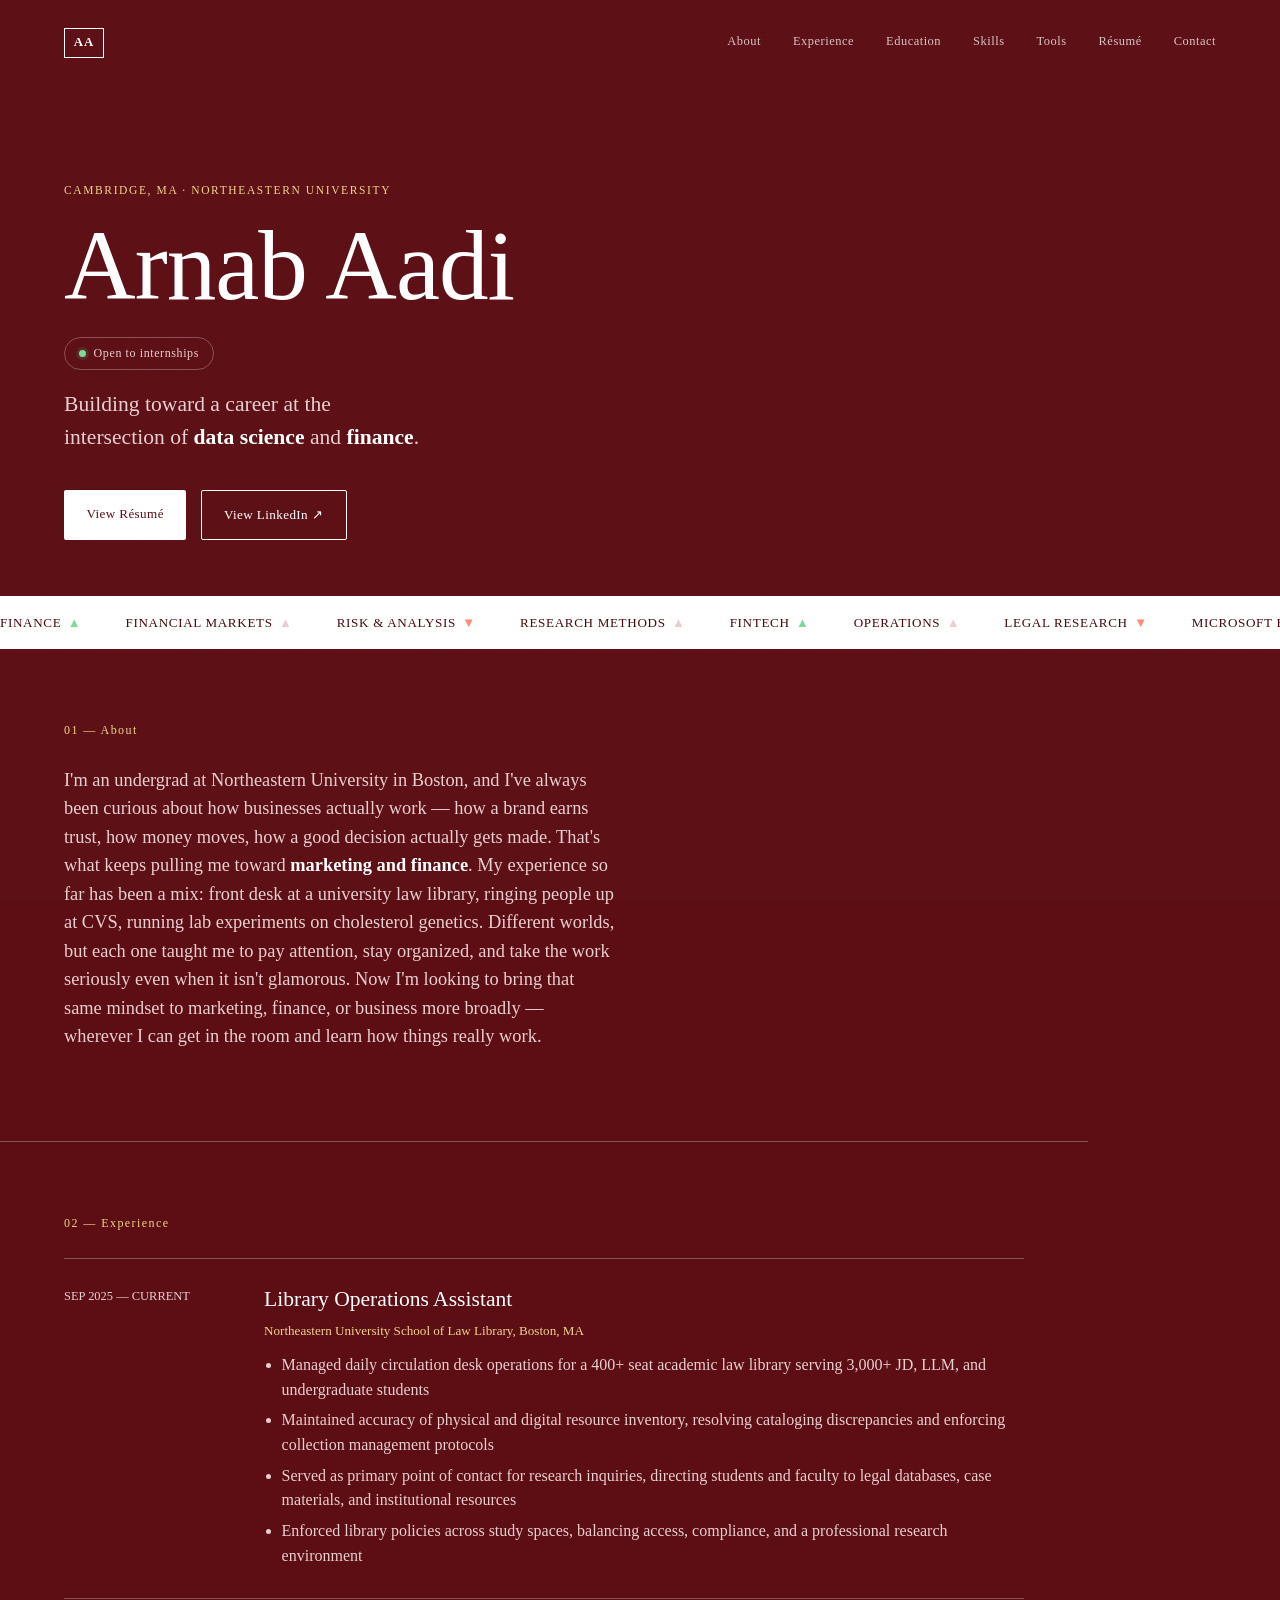
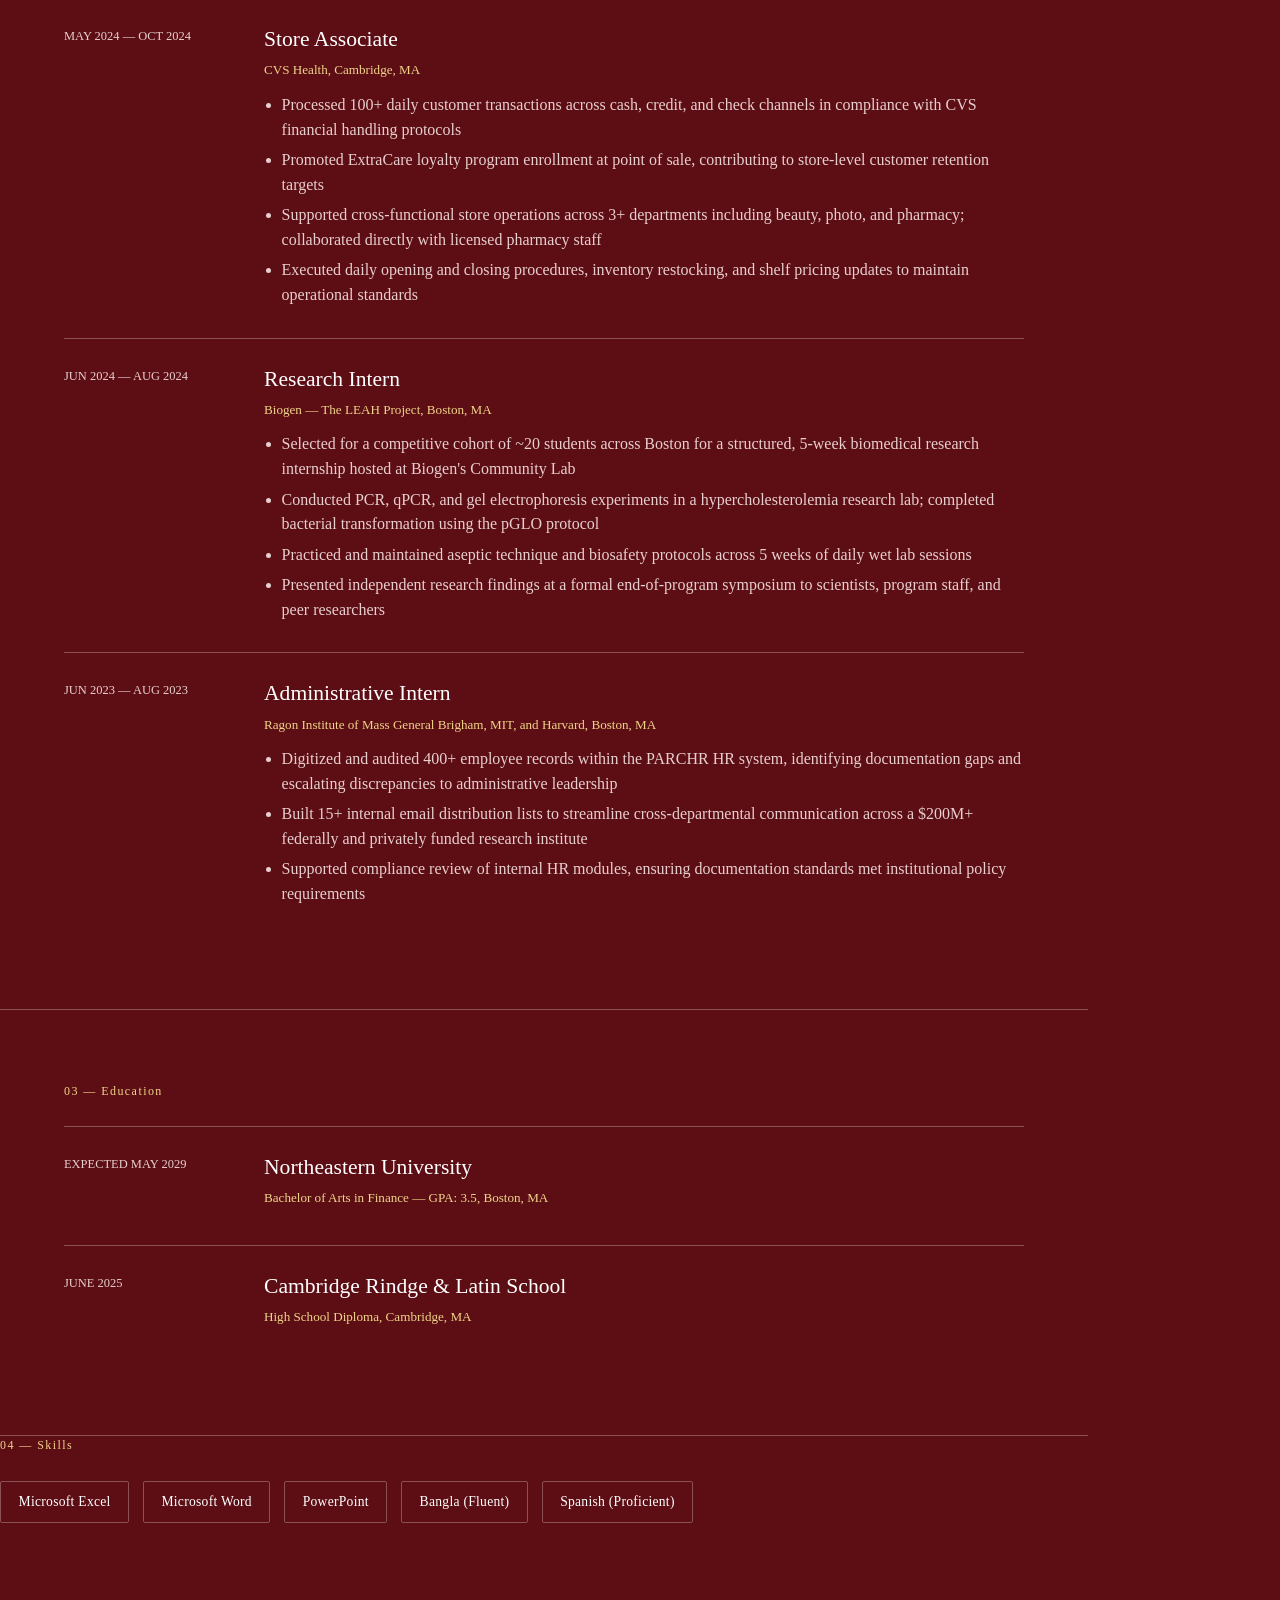
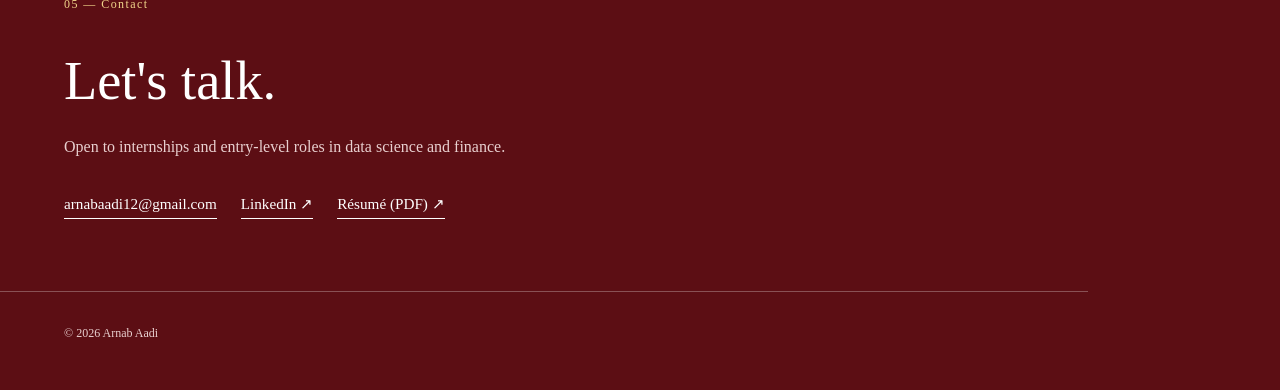
<file: index.html>
<!DOCTYPE html>
<html lang="en">
<head>
<meta charset="UTF-8">
<meta name="viewport" content="width=device-width, initial-scale=1.0">
<title>Arnab Aadi — Data Science &amp; Finance</title>
<meta name="description" content="Arnab Aadi — Northeastern University student focused on finance. Resume, LinkedIn, and contact.">
<link rel="stylesheet" href="style.css">
</head>
<body>

<div class="grain" aria-hidden="true"></div>

<header class="site-header">
  <span class="wordmark">AA</span>
  <nav class="site-nav">
    <a href="#about">About</a>
    <a href="#ledger">Experience</a>
    <a href="#education">Education</a>
    <a href="#skills">Skills</a>
    <a href="tools.html" target="_blank" rel="noopener">Tools</a>
    <a href="Arnab_Aadi_Resume.pdf" target="_blank" rel="noopener">Résumé</a>
    <a href="#contact">Contact</a>
  </nav>
</header>

<main>

  <section class="hero">
    <p class="eyebrow">CAMBRIDGE, MA · NORTHEASTERN UNIVERSITY</p>
    <h1>Arnab Aadi</h1>
    <p class="status-pill"><span class="status-dot"></span>Open to internships</p>
    <p class="hero-line">Building toward a career at the intersection of <span>data science</span> and <span>finance</span>.</p>
    <div class="hero-actions">
      <a class="btn btn-primary" href="Arnab_Aadi_Resume.pdf" target="_blank" rel="noopener">View Résumé</a>
      <a class="btn btn-ghost" href="https://www.linkedin.com/in/arnab-aadi-9914b831a/" target="_blank" rel="noopener">View LinkedIn ↗</a>
    </div>
  </section>

  <div class="ticker-wrap" role="img" aria-label="Areas of focus: finance, financial markets, research, operations">
    <div class="ticker-track">
      <span class="tick up">FINANCE <i>▲</i></span>
      <span class="tick">FINANCIAL MARKETS <i>▲</i></span>
      <span class="tick down">RISK &amp; ANALYSIS <i>▼</i></span>
      <span class="tick">RESEARCH METHODS <i>▲</i></span>
      <span class="tick up">FINTECH <i>▲</i></span>
      <span class="tick">OPERATIONS <i>▲</i></span>
      <span class="tick down">LEGAL RESEARCH <i>▼</i></span>
      <span class="tick up">MICROSOFT EXCEL <i>▲</i></span>
      <!-- duplicate for seamless loop -->
      <span class="tick up">FINANCE <i>▲</i></span>
      <span class="tick">FINANCIAL MARKETS <i>▲</i></span>
      <span class="tick down">RISK &amp; ANALYSIS <i>▼</i></span>
      <span class="tick">RESEARCH METHODS <i>▲</i></span>
      <span class="tick up">FINTECH <i>▲</i></span>
      <span class="tick">OPERATIONS <i>▲</i></span>
      <span class="tick down">LEGAL RESEARCH <i>▼</i></span>
      <span class="tick up">MICROSOFT EXCEL <i>▲</i></span>
    </div>
  </div>

  <section id="about" class="about reveal">
    <p class="section-label">01 — About</p>
    <p class="about-copy">
      I'm an undergrad at Northeastern University in Boston, and I've always been curious about
      how businesses actually work — how a brand earns trust, how money moves, how a good
      decision actually gets made. That's what keeps pulling me toward
      <strong>marketing and finance</strong>.
      My experience so far has been a mix: front desk at a university law library, ringing people
      up at CVS, running lab experiments on cholesterol genetics. Different worlds, but each one
      taught me to pay attention, stay organized, and take the work seriously even when it isn't
      glamorous. Now I'm looking to bring that same mindset to marketing, finance, or business more
      broadly — wherever I can get in the room and learn how things really work.
    </p>
  </section>

  <section id="ledger" class="ledger reveal">
    <p class="section-label">02 — Experience</p>

    <div class="ledger-row">
      <div class="ledger-when">
        <span class="ledger-date">SEP 2025 — CURRENT</span>
      </div>
      <div class="ledger-what">
        <h3>Library Operations Assistant</h3>
        <p class="ledger-org">Northeastern University School of Law Library, Boston, MA</p>
        <ul>
          <li>Managed daily circulation desk operations for a 400+ seat academic law library serving 3,000+ JD, LLM, and undergraduate students</li>
          <li>Maintained accuracy of physical and digital resource inventory, resolving cataloging discrepancies and enforcing collection management protocols</li>
          <li>Served as primary point of contact for research inquiries, directing students and faculty to legal databases, case materials, and institutional resources</li>
          <li>Enforced library policies across study spaces, balancing access, compliance, and a professional research environment</li>
        </ul>
      </div>
    </div>

    <div class="ledger-row">
      <div class="ledger-when">
        <span class="ledger-date">MAY 2024 — OCT 2024</span>
      </div>
      <div class="ledger-what">
        <h3>Store Associate</h3>
        <p class="ledger-org">CVS Health, Cambridge, MA</p>
        <ul>
          <li>Processed 100+ daily customer transactions across cash, credit, and check channels in compliance with CVS financial handling protocols</li>
          <li>Promoted ExtraCare loyalty program enrollment at point of sale, contributing to store-level customer retention targets</li>
          <li>Supported cross-functional store operations across 3+ departments including beauty, photo, and pharmacy; collaborated directly with licensed pharmacy staff</li>
          <li>Executed daily opening and closing procedures, inventory restocking, and shelf pricing updates to maintain operational standards</li>
        </ul>
      </div>
    </div>

    <div class="ledger-row">
      <div class="ledger-when">
        <span class="ledger-date">JUN 2024 — AUG 2024</span>
      </div>
      <div class="ledger-what">
        <h3>Research Intern</h3>
        <p class="ledger-org">Biogen — The LEAH Project, Boston, MA</p>
        <ul>
          <li>Selected for a competitive cohort of ~20 students across Boston for a structured, 5-week biomedical research internship hosted at Biogen's Community Lab</li>
          <li>Conducted PCR, qPCR, and gel electrophoresis experiments in a hypercholesterolemia research lab; completed bacterial transformation using the pGLO protocol</li>
          <li>Practiced and maintained aseptic technique and biosafety protocols across 5 weeks of daily wet lab sessions</li>
          <li>Presented independent research findings at a formal end-of-program symposium to scientists, program staff, and peer researchers</li>
        </ul>
      </div>
    </div>

    <div class="ledger-row">
      <div class="ledger-when">
        <span class="ledger-date">JUN 2023 — AUG 2023</span>
      </div>
      <div class="ledger-what">
        <h3>Administrative Intern</h3>
        <p class="ledger-org">Ragon Institute of Mass General Brigham, MIT, and Harvard, Boston, MA</p>
        <ul>
          <li>Digitized and audited 400+ employee records within the PARCHR HR system, identifying documentation gaps and escalating discrepancies to administrative leadership</li>
          <li>Built 15+ internal email distribution lists to streamline cross-departmental communication across a $200M+ federally and privately funded research institute</li>
          <li>Supported compliance review of internal HR modules, ensuring documentation standards met institutional policy requirements</li>
        </ul>
      </div>
    </div>
  </section>

  <section id="education" class="education reveal">
    <p class="section-label">03 — Education</p>
    <div class="edu-row">
      <div class="edu-when"><span class="ledger-date">EXPECTED MAY 2029</span></div>
      <div class="edu-what">
        <h3>Northeastern University</h3>
        <p class="ledger-org">Bachelor of Arts in Finance — GPA: 3.5, Boston, MA</p>
      </div>
    </div>
    <div class="edu-row">
      <div class="edu-when"><span class="ledger-date">JUNE 2025</span></div>
      <div class="edu-what">
        <h3>Cambridge Rindge &amp; Latin School</h3>
        <p class="ledger-org">High School Diploma, Cambridge, MA</p>
      </div>
    </div>
  </section>

  <section id="skills" class="skills reveal">
    <p class="section-label">04 — Skills</p>
    <div class="skills-grid">
      <span class="skill-chip">Microsoft Excel</span>
      <span class="skill-chip">Microsoft Word</span>
      <span class="skill-chip">PowerPoint</span>
      <span class="skill-chip">Bangla (Fluent)</span>
      <span class="skill-chip">Spanish (Proficient)</span>
    </div>
  </section>

  <section id="contact" class="contact reveal">
    <p class="section-label">05 — Contact</p>
    <h2>Let's talk.</h2>
    <p class="contact-copy">Open to internships and entry-level roles in data science and finance.</p>
    <div class="contact-links">
      <a href="mailto:arnabaadi12@gmail.com">arnabaadi12@gmail.com</a>
      <a href="https://www.linkedin.com/in/arnab-aadi-9914b831a/" target="_blank" rel="noopener">LinkedIn ↗</a>
      <a href="Arnab_Aadi_Resume.pdf" target="_blank" rel="noopener">Résumé (PDF) ↗</a>
    </div>
  </section>

</main>

<footer class="site-footer">
  <span>© <span id="year"></span> Arnab Aadi</span>
</footer>

<script src="script.js"></script>
</body>
</html>
</file>
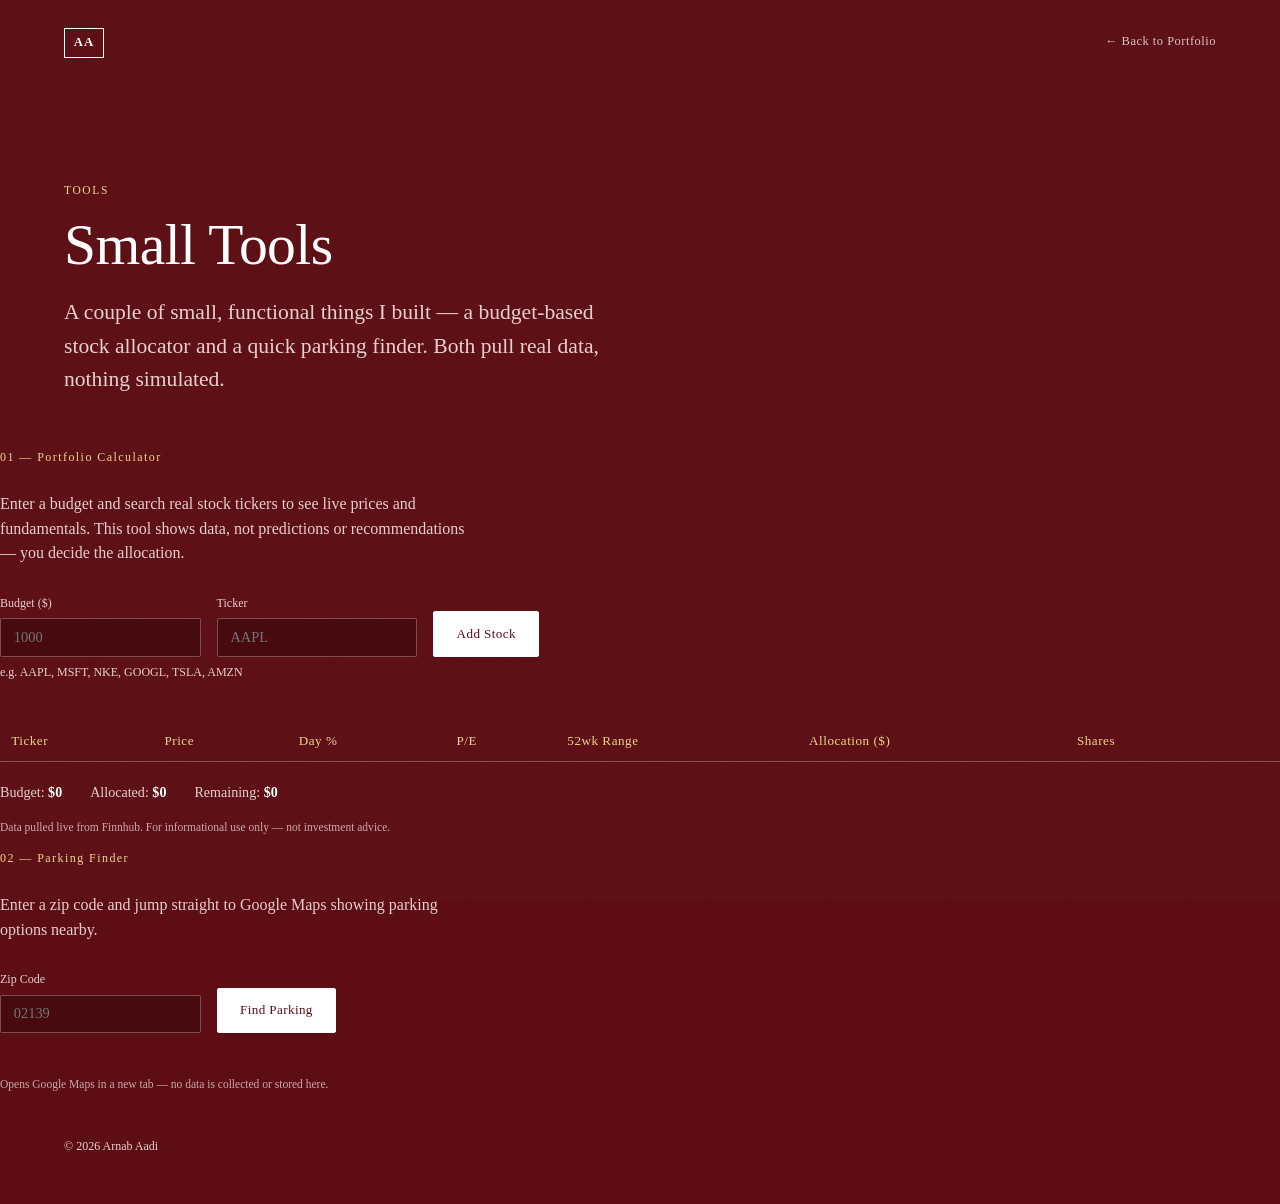
<file: tools.html>
<!DOCTYPE html>
<html lang="en">
<head>
<meta charset="UTF-8">
<meta name="viewport" content="width=device-width, initial-scale=1.0">
<title>Tools — Arnab Aadi</title>
<link rel="stylesheet" href="style.css">
</head>
<body>

<div class="grain" aria-hidden="true"></div>

<header class="site-header">
  <a href="index.html" class="wordmark">AA</a>
  <nav class="site-nav">
    <a href="index.html">← Back to Portfolio</a>
  </nav>
</header>

<main>
  <section class="hero" style="padding-bottom: 1rem;">
    <p class="eyebrow">TOOLS</p>
    <h1 style="font-size: clamp(2.2rem, 6vw, 3.6rem);">Small Tools</h1>
    <p class="hero-line" style="max-width: 52ch;">
      A couple of small, functional things I built — a budget-based stock allocator and a
      quick parking finder. Both pull real data, nothing simulated.
    </p>
  </section>

  <section id="calculator" class="calculator">
    <p class="section-label">01 — Portfolio Calculator</p>
    <p class="calc-intro">
      Enter a budget and search real stock tickers to see live prices and fundamentals.
      This tool shows data, not predictions or recommendations — you decide the allocation.
    </p>

    <div class="calc-controls">
      <label class="calc-field">
        <span>Budget ($)</span>
        <input type="number" id="calc-budget" placeholder="1000" min="0" step="1">
      </label>
      <label class="calc-field">
        <span>Ticker</span>
        <input type="text" id="calc-ticker" placeholder="AAPL" autocomplete="off">
      </label>
      <button id="calc-add" class="btn btn-primary" type="button">Add Stock</button>
    </div>
    <p class="calc-hint">e.g. AAPL, MSFT, NKE, GOOGL, TSLA, AMZN</p>

    <p id="calc-error" class="calc-error"></p>

    <div class="calc-table-wrap">
      <table class="calc-table">
        <thead>
          <tr>
            <th>Ticker</th>
            <th>Price</th>
            <th>Day %</th>
            <th>P/E</th>
            <th>52wk Range</th>
            <th>Allocation ($)</th>
            <th>Shares</th>
            <th></th>
          </tr>
        </thead>
        <tbody id="calc-tbody"></tbody>
      </table>
    </div>

    <div class="calc-summary">
      <span>Budget: <strong id="calc-budget-display">$0</strong></span>
      <span>Allocated: <strong id="calc-allocated">$0</strong></span>
      <span>Remaining: <strong id="calc-remaining">$0</strong></span>
    </div>

    <p class="calc-disclaimer">
      Data pulled live from Finnhub. For informational use only — not investment advice.
    </p>
  </section>

  <section id="parking" class="parking">
    <p class="section-label">02 — Parking Finder</p>
    <p class="calc-intro">
      Enter a zip code and jump straight to Google Maps showing parking options nearby.
    </p>

    <div class="calc-controls">
      <label class="calc-field">
        <span>Zip Code</span>
        <input type="text" id="parking-zip" placeholder="02139" inputmode="numeric" maxlength="10" autocomplete="postal-code">
      </label>
      <button id="parking-go" class="btn btn-primary" type="button">Find Parking</button>
    </div>

    <p id="parking-error" class="calc-error"></p>
    <p class="calc-disclaimer">
      Opens Google Maps in a new tab — no data is collected or stored here.
    </p>
  </section>
</main>

<footer class="site-footer">
  <span>© <span id="year"></span> Arnab Aadi</span>
</footer>

<script src="tools.js"></script>
</body>
</html>
</file>
<file: style.css>
:root{
  --ink: #FFFFFF;
  --paper: #5C0E14;
  --paper-dim: #470A0F;
  --rule: rgba(255,255,255,0.28);
  --gold: #F0D48A;
  --gain: #7FD99A;
  --loss: #FF8A73;
  --text-soft: #E8CFCF;
  --serif: 'Times New Roman', Times, serif;
  --mono: 'Times New Roman', Times, serif;
  --sans: 'Times New Roman', Times, serif;
}

*{ box-sizing: border-box; }

html{ scroll-behavior: smooth; }

body{
  margin:0;
  background: var(--paper);
  color: var(--ink);
  font-family: var(--sans);
  line-height: 1.55;
  position: relative;
}

.grain{
  position: fixed; inset:0; pointer-events:none; z-index: 0;
  opacity: 0.035;
  background-image: url("data:image/svg+xml,%3Csvg xmlns='http://www.w3.org/2000/svg' width='120' height='120'%3E%3Cfilter id='n'%3E%3CfeTurbulence type='fractalNoise' baseFrequency='0.9' numOctaves='2' stitchTiles='stitch'/%3E%3C/filter%3E%3Crect width='100%25' height='100%25' filter='url(%23n)'/%3E%3C/svg%3E");
}

main, header, footer{ position: relative; z-index: 1; }

a{ color: inherit; text-decoration: none; }

/* Header */
.site-header{
  display:flex; align-items:center; justify-content:space-between;
  padding: 1.75rem clamp(1.25rem, 5vw, 4rem);
}
.wordmark{
  font-family: var(--mono); font-weight:600; letter-spacing: 0.08em;
  border: 1px solid var(--ink); padding: 0.25rem 0.55rem; font-size: 0.8rem;
}
.site-nav{ display:flex; gap: clamp(1rem, 3vw, 2rem); font-family: var(--mono); font-size: 0.78rem; letter-spacing: 0.04em; }
.site-nav a{ opacity: 0.75; border-bottom: 1px solid transparent; padding-bottom: 2px; transition: opacity .2s, border-color .2s; }
.site-nav a:hover{ opacity: 1; border-color: var(--gold); }

/* Hero */
.hero{
  padding: clamp(2.5rem,8vw,6rem) clamp(1.25rem,5vw,4rem) clamp(2rem,5vw,3.5rem);
  max-width: 62rem;
}
.eyebrow{
  font-family: var(--mono); font-size: 0.72rem; letter-spacing: 0.14em;
  color: var(--gold); margin: 0 0 1.1rem;
}
.hero h1{
  font-family: var(--serif); font-optical-sizing: auto;
  font-weight: 500; font-size: clamp(3rem, 9vw, 6.2rem);
  line-height: 0.98; margin: 0 0 1.4rem; letter-spacing: -0.01em;
}
.hero-line{
  font-size: clamp(1.05rem, 2vw, 1.35rem); color: var(--text-soft);
  max-width: 34ch; margin: 0 0 2.2rem;
}
.hero-line span{ color: var(--ink); font-weight: 600; }

.status-pill{
  display: inline-flex; align-items: center; gap: 0.5rem;
  font-family: var(--mono); font-size: 0.75rem; letter-spacing: 0.05em;
  color: var(--text-soft); border: 1px solid var(--rule);
  padding: 0.4rem 0.85rem; border-radius: 100px; margin: 0 0 1.1rem;
}
.status-dot{
  width: 7px; height: 7px; border-radius: 50%; background: var(--gain);
  box-shadow: 0 0 0 3px rgba(79,163,114,0.18);
}

.hero-actions{ display:flex; flex-wrap: wrap; gap: 0.9rem; }
.btn{
  font-family: var(--mono); font-size: 0.82rem; letter-spacing: 0.03em;
  padding: 0.85rem 1.4rem; border-radius: 2px; transition: all .2s ease;
  display:inline-block;
}
.btn-primary{ background: var(--ink); color: var(--paper); }
.btn-primary:hover{ background: var(--gold); }
.btn-ghost{ border: 1px solid var(--ink); }
.btn-ghost:hover{ border-color: var(--gold); color: var(--gold); }

/* Ticker */
.ticker-wrap{
  border-top: 1px solid var(--ink); border-bottom: 1px solid var(--ink);
  background: var(--ink); overflow: hidden; white-space: nowrap;
  padding: 0.85rem 0;
}
.ticker-track{
  display: inline-flex; gap: 2.75rem;
  animation: scroll-left 32s linear infinite;
  will-change: transform;
}
.tick{
  font-family: var(--mono); font-size: 0.82rem; letter-spacing: 0.05em;
  color: var(--paper-dim); display:inline-flex; align-items:center; gap: 0.4rem;
}
.tick i{ font-style: normal; color: var(--text-soft); }
.tick.up i{ color: var(--gain); }
.tick.down i{ color: var(--loss); }

@keyframes scroll-left{
  from{ transform: translateX(0); }
  to{ transform: translateX(-50%); }
}
.ticker-wrap:hover .ticker-track{ animation-play-state: paused; }

@media (prefers-reduced-motion: reduce){
  .ticker-track{ animation: none; }
}

/* Section shared */
.section-label{
  font-family: var(--mono); font-size: 0.75rem; letter-spacing: 0.12em;
  color: var(--gold); margin: 0 0 1.6rem;
}
.about, .ledger, .education, .contact{
  padding: clamp(2.5rem,6vw,4.5rem) clamp(1.25rem,5vw,4rem);
  border-bottom: 1px solid var(--rule);
  max-width: 68rem;
}
.about-copy{
  font-size: clamp(1rem, 1.5vw, 1.15rem); max-width: 60ch; color: var(--text-soft);
}
.about-copy strong{ color: var(--ink); font-weight: 600; }

/* Ledger rows */
.ledger-row, .edu-row{
  display:grid; grid-template-columns: 11rem 1fr;
  gap: 1.5rem; padding: 1.5rem 0; border-top: 1px solid var(--rule);
}
.ledger-row:last-child, .edu-row:last-child{ border-bottom: none; }
.ledger-date{ font-family: var(--mono); font-size: 0.78rem; color: var(--text-soft); }
.ledger-what h3, .edu-what h3{
  font-family: var(--serif); font-weight: 500; font-size: 1.35rem; margin: 0 0 0.25rem;
}
.ledger-org{ font-family: var(--mono); font-size: 0.82rem; color: var(--gold); margin: 0 0 0.75rem; }
.ledger-what ul{ margin: 0; padding-left: 1.1rem; color: var(--text-soft); }
.ledger-what li{ margin-bottom: 0.35rem; }

@media (max-width: 640px){
  .ledger-row, .edu-row{ grid-template-columns: 1fr; gap: 0.4rem; }
}

/* Resume */
.resume-frame{
  border: 1px solid var(--rule); background: #fff;
  height: 80vh; max-height: 900px; overflow: hidden;
  box-shadow: 0 20px 50px rgba(0,0,0,0.35);
}
.resume-embed{ width: 100%; height: 100%; display:block; }
.resume-fallback{
  display:inline-block; margin-top: 1rem; font-family: var(--mono);
  font-size: 0.85rem; border-bottom: 1px solid var(--ink); padding-bottom: 2px;
}
.resume-fallback:hover{ color: var(--gold); border-color: var(--gold); }
@media (max-width: 640px){
  .resume-frame{ display:none; }
  .resume-fallback{ font-size: 0.95rem; }
}

/* Skills */
.skills-grid{ display:flex; flex-wrap: wrap; gap: 0.85rem; }
.skill-chip{
  font-family: var(--mono); font-size: 0.85rem; letter-spacing: 0.02em;
  border: 1px solid var(--rule); padding: 0.6rem 1.1rem; border-radius: 2px;
  color: var(--ink);
}

/* Portfolio Calculator */
.calc-intro{ color: var(--text-soft); max-width: 60ch; margin: 0 0 1.75rem; font-size: 1rem; }

.calc-controls{ display:flex; flex-wrap: wrap; gap: 1rem; align-items: end; margin-bottom: 1rem; }
.calc-field{ display:flex; flex-direction: column; gap: 0.35rem; font-family: var(--mono); font-size: 0.75rem; color: var(--text-soft); }
.calc-field input{
  font-family: var(--mono); font-size: 0.9rem; color: var(--ink);
  background: var(--paper-dim); border: 1px solid var(--rule);
  padding: 0.6rem 0.8rem; border-radius: 2px; min-width: 140px;
}
.calc-field input:focus{ outline: 1px solid var(--gold); }
.calc-controls .btn{ height: fit-content; cursor: pointer; border: 1px solid var(--ink); }

.calc-error{ color: var(--loss); font-family: var(--mono); font-size: 0.8rem; min-height: 1.2em; margin: 0 0 0.5rem; }
.calc-hint{ font-family: var(--mono); font-size: 0.75rem; color: var(--text-soft); margin: -0.6rem 0 1rem; }

.calc-table-wrap{ overflow-x: auto; margin-bottom: 1.25rem; }
.calc-table{ width: 100%; border-collapse: collapse; font-family: var(--mono); font-size: 0.82rem; min-width: 640px; }
.calc-table th{
  text-align: left; color: var(--gold); font-weight: 500; letter-spacing: 0.04em;
  padding: 0.6rem 0.7rem; border-bottom: 1px solid var(--rule); white-space: nowrap;
}
.calc-table td{ padding: 0.6rem 0.7rem; border-bottom: 1px solid var(--rule); color: var(--ink); white-space: nowrap; }
.calc-table td.calc-gain{ color: var(--gain); }
.calc-table td.calc-loss{ color: var(--loss); }
.calc-table input.calc-alloc-input{
  width: 90px; font-family: var(--mono); font-size: 0.82rem; color: var(--ink);
  background: var(--paper-dim); border: 1px solid var(--rule); padding: 0.35rem 0.5rem; border-radius: 2px;
}
.calc-remove{
  background: none; border: none; color: var(--text-soft); cursor: pointer;
  font-family: var(--mono); font-size: 0.9rem;
}
.calc-remove:hover{ color: var(--loss); }

.calc-summary{
  display:flex; flex-wrap: wrap; gap: 1.75rem; font-family: var(--mono);
  font-size: 0.88rem; color: var(--text-soft); margin-bottom: 1rem;
}
.calc-summary strong{ color: var(--ink); }

.calc-disclaimer{ font-family: var(--mono); font-size: 0.72rem; color: var(--text-soft); opacity: 0.8; }

/* Contact */
.contact h2{
  font-family: var(--serif); font-weight: 500; font-size: clamp(2.2rem, 6vw, 3.4rem);
  margin: 0 0 0.75rem;
}
.contact-copy{ color: var(--text-soft); margin: 0 0 2rem; }
.contact-links{ display:flex; flex-wrap: wrap; gap: 1.5rem; font-family: var(--mono); font-size: 0.95rem; }
.contact-links a{ border-bottom: 1px solid var(--ink); padding-bottom: 2px; transition: border-color .2s, color .2s; }
.contact-links a:hover{ color: var(--gold); border-color: var(--gold); }

.site-footer{
  padding: 2rem clamp(1.25rem,5vw,4rem) 3rem;
  font-family: var(--mono); font-size: 0.75rem; color: var(--text-soft);
}

/* Focus visibility */
a:focus-visible, .btn:focus-visible{
  outline: 2px solid var(--gold); outline-offset: 2px;
}

/* Scroll reveal */
.reveal{
  opacity: 0; transform: translateY(18px);
  transition: opacity 0.7s ease, transform 0.7s ease;
}
.reveal.is-visible{
  opacity: 1; transform: translateY(0);
}
@media (prefers-reduced-motion: reduce){
  .reveal{ opacity: 1; transform: none; transition: none; }
}
</file>
